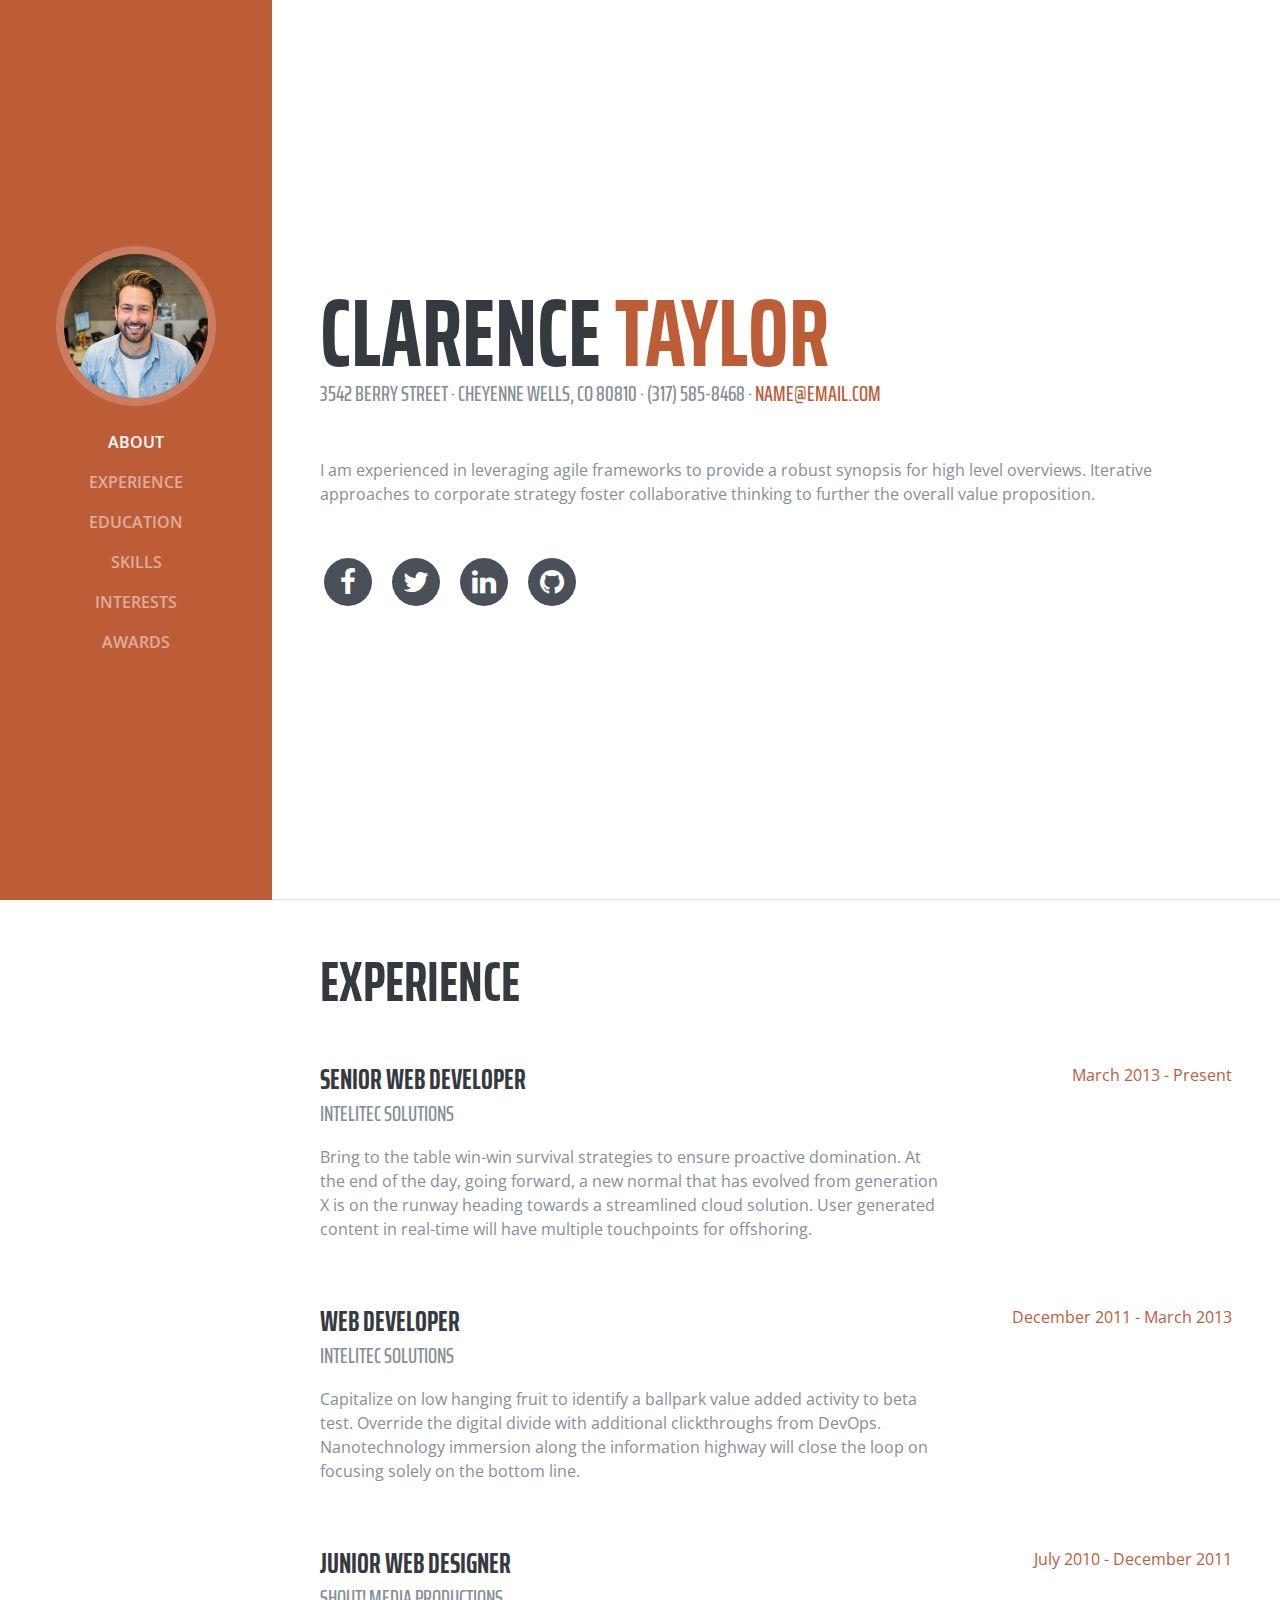
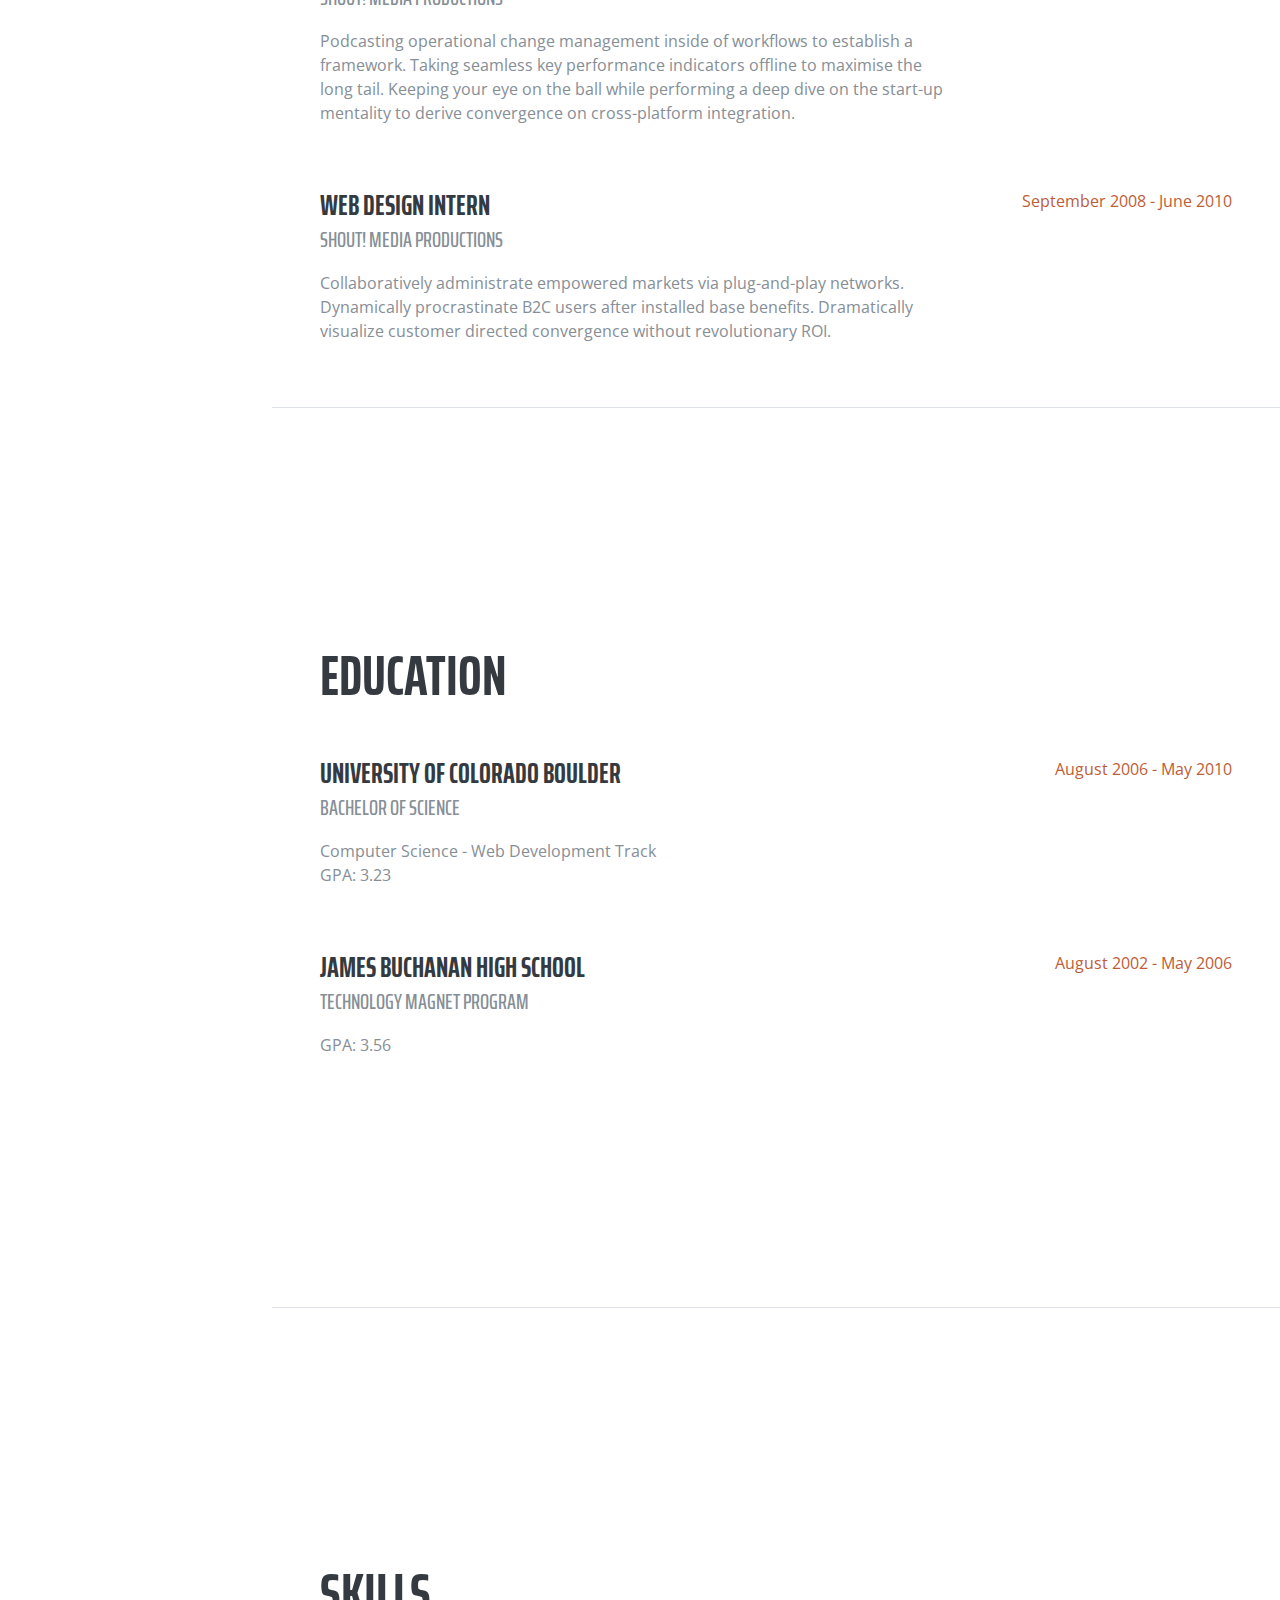
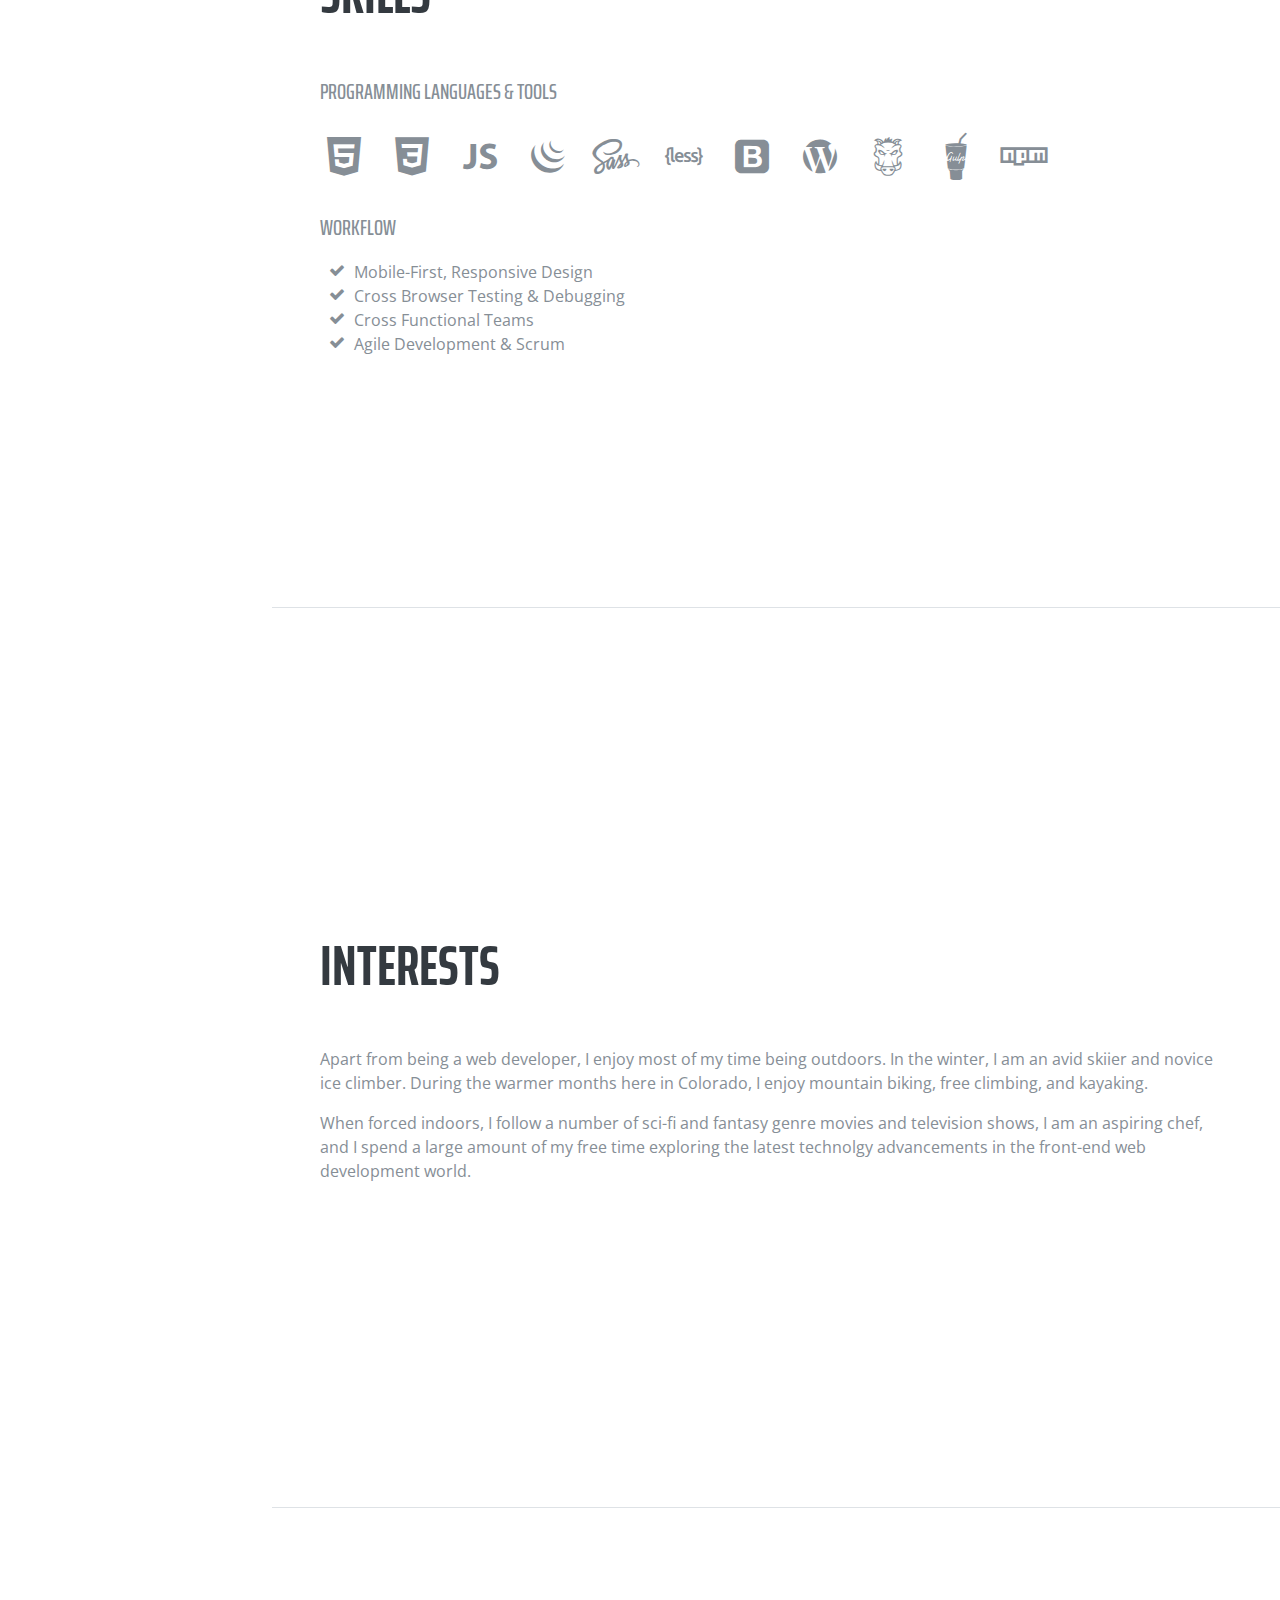
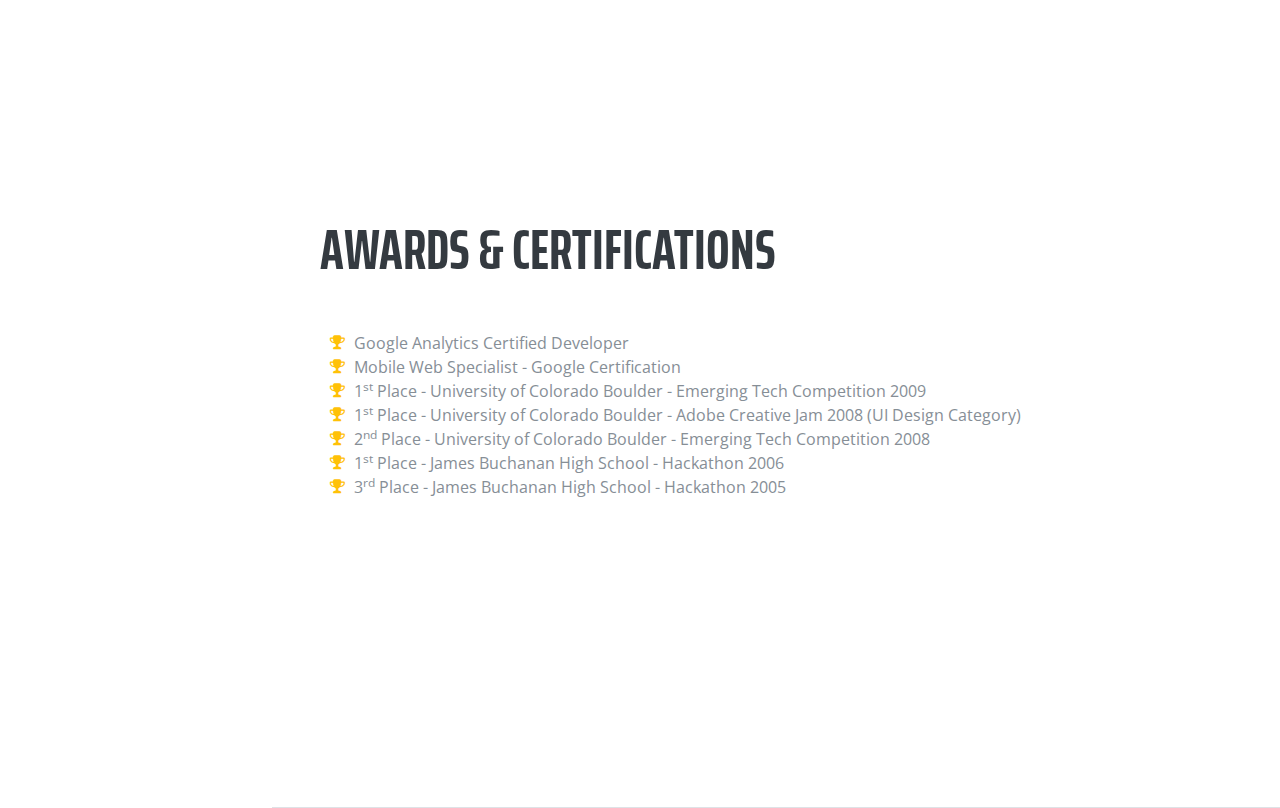
<file: public/index.html>
<!DOCTYPE html>
<html lang="en">

  <head>

    <meta charset="utf-8">
    <meta name="viewport" content="width=device-width, initial-scale=1, shrink-to-fit=no">
    <meta name="description" content="">
    <meta name="author" content="">

    <title>Resume - Start Bootstrap Theme</title>

    <!-- Bootstrap core CSS -->
    <link href="vendor/bootstrap/css/bootstrap.min.css" rel="stylesheet">

    <!-- Custom fonts for this template -->
    <link href="https://fonts.googleapis.com/css?family=Saira+Extra+Condensed:100,200,300,400,500,600,700,800,900" rel="stylesheet">
    <link href="https://fonts.googleapis.com/css?family=Open+Sans:300,300i,400,400i,600,600i,700,700i,800,800i" rel="stylesheet">
    <link href="vendor/font-awesome/css/font-awesome.min.css" rel="stylesheet">
    <link href="vendor/devicons/css/devicons.min.css" rel="stylesheet">
    <link href="vendor/simple-line-icons/css/simple-line-icons.css" rel="stylesheet">

    <!-- Custom styles for this template -->
    <link href="css/resume.min.css" rel="stylesheet">

  </head>

  <body id="page-top">

    <nav class="navbar navbar-expand-lg navbar-dark bg-primary fixed-top" id="sideNav">
      <a class="navbar-brand js-scroll-trigger" href="#page-top">
        <span class="d-block d-lg-none">like lion</span>
        <span class="d-none d-lg-block">
          <img class="img-fluid img-profile rounded-circle mx-auto mb-2" src="img/profile.jpg" alt="">
        </span>
      </a>
      <button class="navbar-toggler" type="button" data-toggle="collapse" data-target="#navbarSupportedContent" aria-controls="navbarSupportedContent" aria-expanded="false" aria-label="Toggle navigation">
        <span class="navbar-toggler-icon"></span>
      </button>
      <div class="collapse navbar-collapse" id="navbarSupportedContent">
        <ul class="navbar-nav">
          <li class="nav-item">
            <a class="nav-link js-scroll-trigger" href="#about">About</a>
          </li>
          <li class="nav-item">
            <a class="nav-link js-scroll-trigger" href="#experience">Experience</a>
          </li>
          <li class="nav-item">
            <a class="nav-link js-scroll-trigger" href="#education">Education</a>
          </li>
          <li class="nav-item">
            <a class="nav-link js-scroll-trigger" href="#skills">Skills</a>
          </li>
          <li class="nav-item">
            <a class="nav-link js-scroll-trigger" href="#interests">Interests</a>
          </li>
          <li class="nav-item">
            <a class="nav-link js-scroll-trigger" href="#awards">Awards</a>
          </li>
        </ul>
      </div>
    </nav>

    <div class="container-fluid p-0">

      <section class="resume-section p-3 p-lg-5 d-flex d-column" id="about">
        <div class="my-auto">
          <h1 class="mb-0">Clarence
            <span class="text-primary">Taylor</span>
          </h1>
          <div class="subheading mb-5">3542 Berry Street · Cheyenne Wells, CO 80810 · (317) 585-8468 ·
            <a href="mailto:name@email.com">name@email.com</a>
          </div>
          <p class="mb-5">I am experienced in leveraging agile frameworks to provide a robust synopsis for high level overviews. Iterative approaches to corporate strategy foster collaborative thinking to further the overall value proposition.</p>
          <ul class="list-inline list-social-icons mb-0">
            <li class="list-inline-item">
              <a href="#">
                <span class="fa-stack fa-lg">
                  <i class="fa fa-circle fa-stack-2x"></i>
                  <i class="fa fa-facebook fa-stack-1x fa-inverse"></i>
                </span>
              </a>
            </li>
            <li class="list-inline-item">
              <a href="#">
                <span class="fa-stack fa-lg">
                  <i class="fa fa-circle fa-stack-2x"></i>
                  <i class="fa fa-twitter fa-stack-1x fa-inverse"></i>
                </span>
              </a>
            </li>
            <li class="list-inline-item">
              <a href="#">
                <span class="fa-stack fa-lg">
                  <i class="fa fa-circle fa-stack-2x"></i>
                  <i class="fa fa-linkedin fa-stack-1x fa-inverse"></i>
                </span>
              </a>
            </li>
            <li class="list-inline-item">
              <a href="#">
                <span class="fa-stack fa-lg">
                  <i class="fa fa-circle fa-stack-2x"></i>
                  <i class="fa fa-github fa-stack-1x fa-inverse"></i>
                </span>
              </a>
            </li>
          </ul>
        </div>
      </section>

      <section class="resume-section p-3 p-lg-5 d-flex flex-column" id="experience">
        <div class="my-auto">
          <h2 class="mb-5">Experience</h2>

          <div class="resume-item d-flex flex-column flex-md-row mb-5">
            <div class="resume-content mr-auto">
              <h3 class="mb-0">Senior Web Developer</h3>
              <div class="subheading mb-3">Intelitec Solutions</div>
              <p>Bring to the table win-win survival strategies to ensure proactive domination. At the end of the day, going forward, a new normal that has evolved from generation X is on the runway heading towards a streamlined cloud solution. User generated content in real-time will have multiple touchpoints for offshoring.</p>
            </div>
            <div class="resume-date text-md-right">
              <span class="text-primary">March 2013 - Present</span>
            </div>
          </div>

          <div class="resume-item d-flex flex-column flex-md-row mb-5">
            <div class="resume-content mr-auto">
              <h3 class="mb-0">Web Developer</h3>
              <div class="subheading mb-3">Intelitec Solutions</div>
              <p>Capitalize on low hanging fruit to identify a ballpark value added activity to beta test. Override the digital divide with additional clickthroughs from DevOps. Nanotechnology immersion along the information highway will close the loop on focusing solely on the bottom line.</p>
            </div>
            <div class="resume-date text-md-right">
              <span class="text-primary">December 2011 - March 2013</span>
            </div>
          </div>

          <div class="resume-item d-flex flex-column flex-md-row mb-5">
            <div class="resume-content mr-auto">
              <h3 class="mb-0">Junior Web Designer</h3>
              <div class="subheading mb-3">Shout! Media Productions</div>
              <p>Podcasting operational change management inside of workflows to establish a framework. Taking seamless key performance indicators offline to maximise the long tail. Keeping your eye on the ball while performing a deep dive on the start-up mentality to derive convergence on cross-platform integration.</p>
            </div>
            <div class="resume-date text-md-right">
              <span class="text-primary">July 2010 - December 2011</span>
            </div>
          </div>

          <div class="resume-item d-flex flex-column flex-md-row">
            <div class="resume-content mr-auto">
              <h3 class="mb-0">Web Design Intern</h3>
              <div class="subheading mb-3">Shout! Media Productions</div>
              <p>Collaboratively administrate empowered markets via plug-and-play networks. Dynamically procrastinate B2C users after installed base benefits. Dramatically visualize customer directed convergence without revolutionary ROI.</p>
            </div>
            <div class="resume-date text-md-right">
              <span class="text-primary">September 2008 - June 2010</span>
            </div>
          </div>

        </div>

      </section>

      <section class="resume-section p-3 p-lg-5 d-flex flex-column" id="education">
        <div class="my-auto">
          <h2 class="mb-5">Education</h2>

          <div class="resume-item d-flex flex-column flex-md-row mb-5">
            <div class="resume-content mr-auto">
              <h3 class="mb-0">University of Colorado Boulder</h3>
              <div class="subheading mb-3">Bachelor of Science</div>
              <div>Computer Science - Web Development Track</div>
              <p>GPA: 3.23</p>
            </div>
            <div class="resume-date text-md-right">
              <span class="text-primary">August 2006 - May 2010</span>
            </div>
          </div>

          <div class="resume-item d-flex flex-column flex-md-row">
            <div class="resume-content mr-auto">
              <h3 class="mb-0">James Buchanan High School</h3>
              <div class="subheading mb-3">Technology Magnet Program</div>
              <p>GPA: 3.56</p>
            </div>
            <div class="resume-date text-md-right">
              <span class="text-primary">August 2002 - May 2006</span>
            </div>
          </div>

        </div>
      </section>

      <section class="resume-section p-3 p-lg-5 d-flex flex-column" id="skills">
        <div class="my-auto">
          <h2 class="mb-5">Skills</h2>

          <div class="subheading mb-3">Programming Languages &amp; Tools</div>
          <ul class="list-inline list-icons">
            <li class="list-inline-item">
              <i class="devicons devicons-html5"></i>
            </li>
            <li class="list-inline-item">
              <i class="devicons devicons-css3"></i>
            </li>
            <li class="list-inline-item">
              <i class="devicons devicons-javascript"></i>
            </li>
            <li class="list-inline-item">
              <i class="devicons devicons-jquery"></i>
            </li>
            <li class="list-inline-item">
              <i class="devicons devicons-sass"></i>
            </li>
            <li class="list-inline-item">
              <i class="devicons devicons-less"></i>
            </li>
            <li class="list-inline-item">
              <i class="devicons devicons-bootstrap"></i>
            </li>
            <li class="list-inline-item">
              <i class="devicons devicons-wordpress"></i>
            </li>
            <li class="list-inline-item">
              <i class="devicons devicons-grunt"></i>
            </li>
            <li class="list-inline-item">
              <i class="devicons devicons-gulp"></i>
            </li>
            <li class="list-inline-item">
              <i class="devicons devicons-npm"></i>
            </li>
          </ul>

          <div class="subheading mb-3">Workflow</div>
          <ul class="fa-ul mb-0">
            <li>
              <i class="fa-li fa fa-check"></i>
              Mobile-First, Responsive Design</li>
            <li>
              <i class="fa-li fa fa-check"></i>
              Cross Browser Testing &amp; Debugging</li>
            <li>
              <i class="fa-li fa fa-check"></i>
              Cross Functional Teams</li>
            <li>
              <i class="fa-li fa fa-check"></i>
              Agile Development &amp; Scrum</li>
          </ul>
        </div>
      </section>

      <section class="resume-section p-3 p-lg-5 d-flex flex-column" id="interests">
        <div class="my-auto">
          <h2 class="mb-5">Interests</h2>
          <p>Apart from being a web developer, I enjoy most of my time being outdoors. In the winter, I am an avid skiier and novice ice climber. During the warmer months here in Colorado, I enjoy mountain biking, free climbing, and kayaking.</p>
          <p class="mb-0">When forced indoors, I follow a number of sci-fi and fantasy genre movies and television shows, I am an aspiring chef, and I spend a large amount of my free time exploring the latest technolgy advancements in the front-end web development world.</p>
        </div>
      </section>

      <section class="resume-section p-3 p-lg-5 d-flex flex-column" id="awards">
        <div class="my-auto">
          <h2 class="mb-5">Awards &amp; Certifications</h2>
          <ul class="fa-ul mb-0">
            <li>
              <i class="fa-li fa fa-trophy text-warning"></i>
              Google Analytics Certified Developer</li>
            <li>
              <i class="fa-li fa fa-trophy text-warning"></i>
              Mobile Web Specialist - Google Certification</li>
            <li>
              <i class="fa-li fa fa-trophy text-warning"></i>
              1<sup>st</sup>
              Place - University of Colorado Boulder - Emerging Tech Competition 2009</li>
            <li>
              <i class="fa-li fa fa-trophy text-warning"></i>
              1<sup>st</sup>
              Place - University of Colorado Boulder - Adobe Creative Jam 2008 (UI Design Category)</li>
            <li>
              <i class="fa-li fa fa-trophy text-warning"></i>
              2<sup>nd</sup>
              Place - University of Colorado Boulder - Emerging Tech Competition 2008</li>
            <li>
            <li>
              <i class="fa-li fa fa-trophy text-warning"></i>
              1<sup>st</sup>
              Place - James Buchanan High School - Hackathon 2006</li>
            <li>
              <i class="fa-li fa fa-trophy text-warning"></i>
              3<sup>rd</sup>
              Place - James Buchanan High School - Hackathon 2005</li>
          </ul>
        </div>
      </section>

    </div>

    <!-- Bootstrap core JavaScript -->
    <script src="vendor/jquery/jquery.min.js"></script>
    <script src="vendor/bootstrap/js/bootstrap.bundle.min.js"></script>

    <!-- Plugin JavaScript -->
    <script src="vendor/jquery-easing/jquery.easing.min.js"></script>

    <!-- Custom scripts for this template -->
    <script src="js/resume.min.js"></script>

  </body>

</html>
</file>
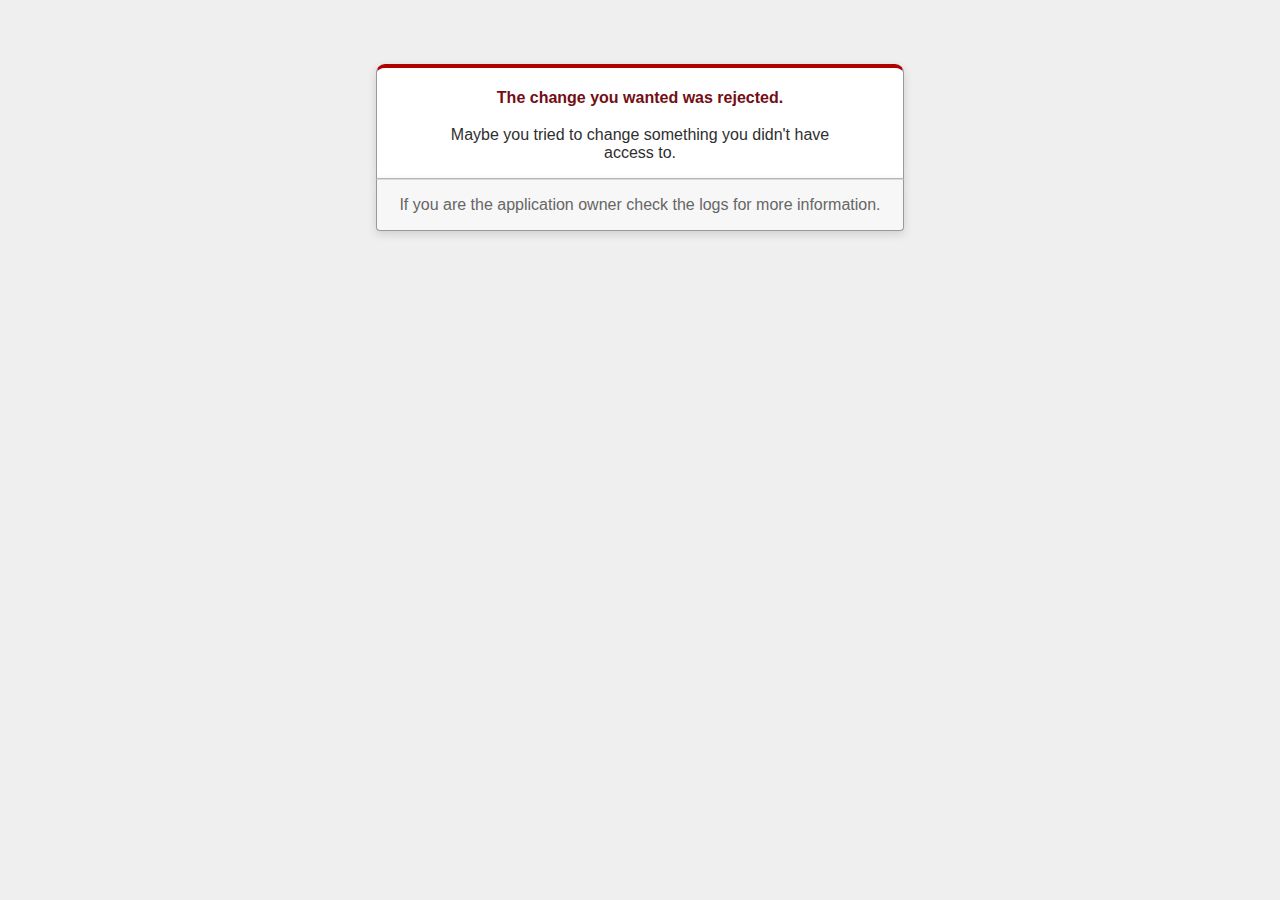
<file: public/422.html>
<!DOCTYPE html>
<html>
<head>
  <title>The change you wanted was rejected (422)</title>
  <meta name="viewport" content="width=device-width,initial-scale=1">
  <style>
  body {
    background-color: #EFEFEF;
    color: #2E2F30;
    text-align: center;
    font-family: arial, sans-serif;
    margin: 0;
  }

  div.dialog {
    width: 95%;
    max-width: 33em;
    margin: 4em auto 0;
  }

  div.dialog > div {
    border: 1px solid #CCC;
    border-right-color: #999;
    border-left-color: #999;
    border-bottom-color: #BBB;
    border-top: #B00100 solid 4px;
    border-top-left-radius: 9px;
    border-top-right-radius: 9px;
    background-color: white;
    padding: 7px 12% 0;
    box-shadow: 0 3px 8px rgba(50, 50, 50, 0.17);
  }

  h1 {
    font-size: 100%;
    color: #730E15;
    line-height: 1.5em;
  }

  div.dialog > p {
    margin: 0 0 1em;
    padding: 1em;
    background-color: #F7F7F7;
    border: 1px solid #CCC;
    border-right-color: #999;
    border-left-color: #999;
    border-bottom-color: #999;
    border-bottom-left-radius: 4px;
    border-bottom-right-radius: 4px;
    border-top-color: #DADADA;
    color: #666;
    box-shadow: 0 3px 8px rgba(50, 50, 50, 0.17);
  }
  </style>
</head>

<body>
  <!-- This file lives in public/422.html -->
  <div class="dialog">
    <div>
      <h1>The change you wanted was rejected.</h1>
      <p>Maybe you tried to change something you didn't have access to.</p>
    </div>
    <p>If you are the application owner check the logs for more information.</p>
  </div>
</body>
</html>
</file>
<file: public/vendor/simple-line-icons/css/simple-line-icons.css>
@font-face {
  font-family: 'simple-line-icons';
  src: url('../fonts/Simple-Line-Icons.eot?v=2.4.0');
  src: url('../fonts/Simple-Line-Icons.eot?v=2.4.0#iefix') format('embedded-opentype'), url('../fonts/Simple-Line-Icons.woff2?v=2.4.0') format('woff2'), url('../fonts/Simple-Line-Icons.ttf?v=2.4.0') format('truetype'), url('../fonts/Simple-Line-Icons.woff?v=2.4.0') format('woff'), url('../fonts/Simple-Line-Icons.svg?v=2.4.0#simple-line-icons') format('svg');
  font-weight: normal;
  font-style: normal;
}
/*
 Use the following CSS code if you want to have a class per icon.
 Instead of a list of all class selectors, you can use the generic [class*="icon-"] selector, but it's slower:
*/
.icon-user,
.icon-people,
.icon-user-female,
.icon-user-follow,
.icon-user-following,
.icon-user-unfollow,
.icon-login,
.icon-logout,
.icon-emotsmile,
.icon-phone,
.icon-call-end,
.icon-call-in,
.icon-call-out,
.icon-map,
.icon-location-pin,
.icon-direction,
.icon-directions,
.icon-compass,
.icon-layers,
.icon-menu,
.icon-list,
.icon-options-vertical,
.icon-options,
.icon-arrow-down,
.icon-arrow-left,
.icon-arrow-right,
.icon-arrow-up,
.icon-arrow-up-circle,
.icon-arrow-left-circle,
.icon-arrow-right-circle,
.icon-arrow-down-circle,
.icon-check,
.icon-clock,
.icon-plus,
.icon-minus,
.icon-close,
.icon-event,
.icon-exclamation,
.icon-organization,
.icon-trophy,
.icon-screen-smartphone,
.icon-screen-desktop,
.icon-plane,
.icon-notebook,
.icon-mustache,
.icon-mouse,
.icon-magnet,
.icon-energy,
.icon-disc,
.icon-cursor,
.icon-cursor-move,
.icon-crop,
.icon-chemistry,
.icon-speedometer,
.icon-shield,
.icon-screen-tablet,
.icon-magic-wand,
.icon-hourglass,
.icon-graduation,
.icon-ghost,
.icon-game-controller,
.icon-fire,
.icon-eyeglass,
.icon-envelope-open,
.icon-envelope-letter,
.icon-bell,
.icon-badge,
.icon-anchor,
.icon-wallet,
.icon-vector,
.icon-speech,
.icon-puzzle,
.icon-printer,
.icon-present,
.icon-playlist,
.icon-pin,
.icon-picture,
.icon-handbag,
.icon-globe-alt,
.icon-globe,
.icon-folder-alt,
.icon-folder,
.icon-film,
.icon-feed,
.icon-drop,
.icon-drawer,
.icon-docs,
.icon-doc,
.icon-diamond,
.icon-cup,
.icon-calculator,
.icon-bubbles,
.icon-briefcase,
.icon-book-open,
.icon-basket-loaded,
.icon-basket,
.icon-bag,
.icon-action-undo,
.icon-action-redo,
.icon-wrench,
.icon-umbrella,
.icon-trash,
.icon-tag,
.icon-support,
.icon-frame,
.icon-size-fullscreen,
.icon-size-actual,
.icon-shuffle,
.icon-share-alt,
.icon-share,
.icon-rocket,
.icon-question,
.icon-pie-chart,
.icon-pencil,
.icon-note,
.icon-loop,
.icon-home,
.icon-grid,
.icon-graph,
.icon-microphone,
.icon-music-tone-alt,
.icon-music-tone,
.icon-earphones-alt,
.icon-earphones,
.icon-equalizer,
.icon-like,
.icon-dislike,
.icon-control-start,
.icon-control-rewind,
.icon-control-play,
.icon-control-pause,
.icon-control-forward,
.icon-control-end,
.icon-volume-1,
.icon-volume-2,
.icon-volume-off,
.icon-calendar,
.icon-bulb,
.icon-chart,
.icon-ban,
.icon-bubble,
.icon-camrecorder,
.icon-camera,
.icon-cloud-download,
.icon-cloud-upload,
.icon-envelope,
.icon-eye,
.icon-flag,
.icon-heart,
.icon-info,
.icon-key,
.icon-link,
.icon-lock,
.icon-lock-open,
.icon-magnifier,
.icon-magnifier-add,
.icon-magnifier-remove,
.icon-paper-clip,
.icon-paper-plane,
.icon-power,
.icon-refresh,
.icon-reload,
.icon-settings,
.icon-star,
.icon-symbol-female,
.icon-symbol-male,
.icon-target,
.icon-credit-card,
.icon-paypal,
.icon-social-tumblr,
.icon-social-twitter,
.icon-social-facebook,
.icon-social-instagram,
.icon-social-linkedin,
.icon-social-pinterest,
.icon-social-github,
.icon-social-google,
.icon-social-reddit,
.icon-social-skype,
.icon-social-dribbble,
.icon-social-behance,
.icon-social-foursqare,
.icon-social-soundcloud,
.icon-social-spotify,
.icon-social-stumbleupon,
.icon-social-youtube,
.icon-social-dropbox,
.icon-social-vkontakte,
.icon-social-steam {
  font-family: 'simple-line-icons';
  speak: none;
  font-style: normal;
  font-weight: normal;
  font-variant: normal;
  text-transform: none;
  line-height: 1;
  /* Better Font Rendering =========== */
  -webkit-font-smoothing: antialiased;
  -moz-osx-font-smoothing: grayscale;
}
.icon-user:before {
  content: "\e005";
}
.icon-people:before {
  content: "\e001";
}
.icon-user-female:before {
  content: "\e000";
}
.icon-user-follow:before {
  content: "\e002";
}
.icon-user-following:before {
  content: "\e003";
}
.icon-user-unfollow:before {
  content: "\e004";
}
.icon-login:before {
  content: "\e066";
}
.icon-logout:before {
  content: "\e065";
}
.icon-emotsmile:before {
  content: "\e021";
}
.icon-phone:before {
  content: "\e600";
}
.icon-call-end:before {
  content: "\e048";
}
.icon-call-in:before {
  content: "\e047";
}
.icon-call-out:before {
  content: "\e046";
}
.icon-map:before {
  content: "\e033";
}
.icon-location-pin:before {
  content: "\e096";
}
.icon-direction:before {
  content: "\e042";
}
.icon-directions:before {
  content: "\e041";
}
.icon-compass:before {
  content: "\e045";
}
.icon-layers:before {
  content: "\e034";
}
.icon-menu:before {
  content: "\e601";
}
.icon-list:before {
  content: "\e067";
}
.icon-options-vertical:before {
  content: "\e602";
}
.icon-options:before {
  content: "\e603";
}
.icon-arrow-down:before {
  content: "\e604";
}
.icon-arrow-left:before {
  content: "\e605";
}
.icon-arrow-right:before {
  content: "\e606";
}
.icon-arrow-up:before {
  content: "\e607";
}
.icon-arrow-up-circle:before {
  content: "\e078";
}
.icon-arrow-left-circle:before {
  content: "\e07a";
}
.icon-arrow-right-circle:before {
  content: "\e079";
}
.icon-arrow-down-circle:before {
  content: "\e07b";
}
.icon-check:before {
  content: "\e080";
}
.icon-clock:before {
  content: "\e081";
}
.icon-plus:before {
  content: "\e095";
}
.icon-minus:before {
  content: "\e615";
}
.icon-close:before {
  content: "\e082";
}
.icon-event:before {
  content: "\e619";
}
.icon-exclamation:before {
  content: "\e617";
}
.icon-organization:before {
  content: "\e616";
}
.icon-trophy:before {
  content: "\e006";
}
.icon-screen-smartphone:before {
  content: "\e010";
}
.icon-screen-desktop:before {
  content: "\e011";
}
.icon-plane:before {
  content: "\e012";
}
.icon-notebook:before {
  content: "\e013";
}
.icon-mustache:before {
  content: "\e014";
}
.icon-mouse:before {
  content: "\e015";
}
.icon-magnet:before {
  content: "\e016";
}
.icon-energy:before {
  content: "\e020";
}
.icon-disc:before {
  content: "\e022";
}
.icon-cursor:before {
  content: "\e06e";
}
.icon-cursor-move:before {
  content: "\e023";
}
.icon-crop:before {
  content: "\e024";
}
.icon-chemistry:before {
  content: "\e026";
}
.icon-speedometer:before {
  content: "\e007";
}
.icon-shield:before {
  content: "\e00e";
}
.icon-screen-tablet:before {
  content: "\e00f";
}
.icon-magic-wand:before {
  content: "\e017";
}
.icon-hourglass:before {
  content: "\e018";
}
.icon-graduation:before {
  content: "\e019";
}
.icon-ghost:before {
  content: "\e01a";
}
.icon-game-controller:before {
  content: "\e01b";
}
.icon-fire:before {
  content: "\e01c";
}
.icon-eyeglass:before {
  content: "\e01d";
}
.icon-envelope-open:before {
  content: "\e01e";
}
.icon-envelope-letter:before {
  content: "\e01f";
}
.icon-bell:before {
  content: "\e027";
}
.icon-badge:before {
  content: "\e028";
}
.icon-anchor:before {
  content: "\e029";
}
.icon-wallet:before {
  content: "\e02a";
}
.icon-vector:before {
  content: "\e02b";
}
.icon-speech:before {
  content: "\e02c";
}
.icon-puzzle:before {
  content: "\e02d";
}
.icon-printer:before {
  content: "\e02e";
}
.icon-present:before {
  content: "\e02f";
}
.icon-playlist:before {
  content: "\e030";
}
.icon-pin:before {
  content: "\e031";
}
.icon-picture:before {
  content: "\e032";
}
.icon-handbag:before {
  content: "\e035";
}
.icon-globe-alt:before {
  content: "\e036";
}
.icon-globe:before {
  content: "\e037";
}
.icon-folder-alt:before {
  content: "\e039";
}
.icon-folder:before {
  content: "\e089";
}
.icon-film:before {
  content: "\e03a";
}
.icon-feed:before {
  content: "\e03b";
}
.icon-drop:before {
  content: "\e03e";
}
.icon-drawer:before {
  content: "\e03f";
}
.icon-docs:before {
  content: "\e040";
}
.icon-doc:before {
  content: "\e085";
}
.icon-diamond:before {
  content: "\e043";
}
.icon-cup:before {
  content: "\e044";
}
.icon-calculator:before {
  content: "\e049";
}
.icon-bubbles:before {
  content: "\e04a";
}
.icon-briefcase:before {
  content: "\e04b";
}
.icon-book-open:before {
  content: "\e04c";
}
.icon-basket-loaded:before {
  content: "\e04d";
}
.icon-basket:before {
  content: "\e04e";
}
.icon-bag:before {
  content: "\e04f";
}
.icon-action-undo:before {
  content: "\e050";
}
.icon-action-redo:before {
  content: "\e051";
}
.icon-wrench:before {
  content: "\e052";
}
.icon-umbrella:before {
  content: "\e053";
}
.icon-trash:before {
  content: "\e054";
}
.icon-tag:before {
  content: "\e055";
}
.icon-support:before {
  content: "\e056";
}
.icon-frame:before {
  content: "\e038";
}
.icon-size-fullscreen:before {
  content: "\e057";
}
.icon-size-actual:before {
  content: "\e058";
}
.icon-shuffle:before {
  content: "\e059";
}
.icon-share-alt:before {
  content: "\e05a";
}
.icon-share:before {
  content: "\e05b";
}
.icon-rocket:before {
  content: "\e05c";
}
.icon-question:before {
  content: "\e05d";
}
.icon-pie-chart:before {
  content: "\e05e";
}
.icon-pencil:before {
  content: "\e05f";
}
.icon-note:before {
  content: "\e060";
}
.icon-loop:before {
  content: "\e064";
}
.icon-home:before {
  content: "\e069";
}
.icon-grid:before {
  content: "\e06a";
}
.icon-graph:before {
  content: "\e06b";
}
.icon-microphone:before {
  content: "\e063";
}
.icon-music-tone-alt:before {
  content: "\e061";
}
.icon-music-tone:before {
  content: "\e062";
}
.icon-earphones-alt:before {
  content: "\e03c";
}
.icon-earphones:before {
  content: "\e03d";
}
.icon-equalizer:before {
  content: "\e06c";
}
.icon-like:before {
  content: "\e068";
}
.icon-dislike:before {
  content: "\e06d";
}
.icon-control-start:before {
  content: "\e06f";
}
.icon-control-rewind:before {
  content: "\e070";
}
.icon-control-play:before {
  content: "\e071";
}
.icon-control-pause:before {
  content: "\e072";
}
.icon-control-forward:before {
  content: "\e073";
}
.icon-control-end:before {
  content: "\e074";
}
.icon-volume-1:before {
  content: "\e09f";
}
.icon-volume-2:before {
  content: "\e0a0";
}
.icon-volume-off:before {
  content: "\e0a1";
}
.icon-calendar:before {
  content: "\e075";
}
.icon-bulb:before {
  content: "\e076";
}
.icon-chart:before {
  content: "\e077";
}
.icon-ban:before {
  content: "\e07c";
}
.icon-bubble:before {
  content: "\e07d";
}
.icon-camrecorder:before {
  content: "\e07e";
}
.icon-camera:before {
  content: "\e07f";
}
.icon-cloud-download:before {
  content: "\e083";
}
.icon-cloud-upload:before {
  content: "\e084";
}
.icon-envelope:before {
  content: "\e086";
}
.icon-eye:before {
  content: "\e087";
}
.icon-flag:before {
  content: "\e088";
}
.icon-heart:before {
  content: "\e08a";
}
.icon-info:before {
  content: "\e08b";
}
.icon-key:before {
  content: "\e08c";
}
.icon-link:before {
  content: "\e08d";
}
.icon-lock:before {
  content: "\e08e";
}
.icon-lock-open:before {
  content: "\e08f";
}
.icon-magnifier:before {
  content: "\e090";
}
.icon-magnifier-add:before {
  content: "\e091";
}
.icon-magnifier-remove:before {
  content: "\e092";
}
.icon-paper-clip:before {
  content: "\e093";
}
.icon-paper-plane:before {
  content: "\e094";
}
.icon-power:before {
  content: "\e097";
}
.icon-refresh:before {
  content: "\e098";
}
.icon-reload:before {
  content: "\e099";
}
.icon-settings:before {
  content: "\e09a";
}
.icon-star:before {
  content: "\e09b";
}
.icon-symbol-female:before {
  content: "\e09c";
}
.icon-symbol-male:before {
  content: "\e09d";
}
.icon-target:before {
  content: "\e09e";
}
.icon-credit-card:before {
  content: "\e025";
}
.icon-paypal:before {
  content: "\e608";
}
.icon-social-tumblr:before {
  content: "\e00a";
}
.icon-social-twitter:before {
  content: "\e009";
}
.icon-social-facebook:before {
  content: "\e00b";
}
.icon-social-instagram:before {
  content: "\e609";
}
.icon-social-linkedin:before {
  content: "\e60a";
}
.icon-social-pinterest:before {
  content: "\e60b";
}
.icon-social-github:before {
  content: "\e60c";
}
.icon-social-google:before {
  content: "\e60d";
}
.icon-social-reddit:before {
  content: "\e60e";
}
.icon-social-skype:before {
  content: "\e60f";
}
.icon-social-dribbble:before {
  content: "\e00d";
}
.icon-social-behance:before {
  content: "\e610";
}
.icon-social-foursqare:before {
  content: "\e611";
}
.icon-social-soundcloud:before {
  content: "\e612";
}
.icon-social-spotify:before {
  content: "\e613";
}
.icon-social-stumbleupon:before {
  content: "\e614";
}
.icon-social-youtube:before {
  content: "\e008";
}
.icon-social-dropbox:before {
  content: "\e00c";
}
.icon-social-vkontakte:before {
  content: "\e618";
}
.icon-social-steam:before {
  content: "\e620";
}
</file>
<file: public/vendor/devicons/css/devicons.min.css>
/*!
 *  Devicons 1.8.0 made by Theodore Vorillas / http://vorillaz.com 
 */
@font-face{font-family:devicons;src:url(../fonts/devicons.eot?xqxft6);src:url(../fonts/devicons.eot?#iefixxqxft6) format("embedded-opentype"),url(../fonts/devicons.woff?xqxft6) format("woff"),url(../fonts/devicons.ttf?xqxft6) format("truetype"),url(../fonts/devicons.svg?xqxft6#devicons) format("svg");font-weight:400;font-style:normal}.devicons{font-family:devicons;speak:none;font-style:normal;font-weight:400;font-variant:normal;text-transform:none;line-height:1;-webkit-font-smoothing:antialiased;-moz-osx-font-smoothing:grayscale}.devicons-git:before{content:"\e602"}.devicons-git_compare:before{content:"\e628"}.devicons-git_branch:before{content:"\e625"}.devicons-git_commit:before{content:"\e629"}.devicons-git_pull_request:before{content:"\e626"}.devicons-git_merge:before{content:"\e627"}.devicons-bitbucket:before{content:"\e603"}.devicons-github_alt:before{content:"\e608"}.devicons-github_badge:before{content:"\e609"}.devicons-github:before{content:"\e60a"}.devicons-github_full:before{content:"\e617"}.devicons-java:before{content:"\e638"}.devicons-ruby:before{content:"\e639"}.devicons-scala:before{content:"\e637"}.devicons-python:before{content:"\e63c"}.devicons-go:before{content:"\e624"}.devicons-ruby_on_rails:before{content:"\e63b"}.devicons-django:before{content:"\e61d"}.devicons-markdown:before{content:"\e63e"}.devicons-php:before{content:"\e63d"}.devicons-mysql:before{content:"\e604"}.devicons-streamline:before{content:"\e605"}.devicons-database:before{content:"\e606"}.devicons-laravel:before{content:"\e63f"}.devicons-javascript:before{content:"\e64e"}.devicons-angular:before{content:"\e653"}.devicons-backbone:before{content:"\e652"}.devicons-coffeescript:before{content:"\e651"}.devicons-jquery:before{content:"\e650"}.devicons-modernizr:before{content:"\e620"}.devicons-jquery_ui:before{content:"\e654"}.devicons-ember:before{content:"\e61b"}.devicons-dojo:before{content:"\e61c"}.devicons-nodejs:before{content:"\e619"}.devicons-nodejs_small:before{content:"\e618"}.devicons-javascript_shield:before{content:"\e64f"}.devicons-bootstrap:before{content:"\e647"}.devicons-sass:before{content:"\e64b"}.devicons-css3_full:before{content:"\e64a"}.devicons-css3:before{content:"\e649"}.devicons-html5:before{content:"\e636"}.devicons-html5_multimedia:before{content:"\e632"}.devicons-html5_device_access:before{content:"\e633"}.devicons-html5_3d_effects:before{content:"\e635"}.devicons-html5_connectivity:before{content:"\e634"}.devicons-ghost_small:before{content:"\e614"}.devicons-ghost:before{content:"\e61f"}.devicons-magento:before{content:"\e640"}.devicons-joomla:before{content:"\e641"}.devicons-jekyll_small:before{content:"\e60d"}.devicons-drupal:before{content:"\e642"}.devicons-wordpress:before{content:"\e60b"}.devicons-grunt:before{content:"\e64c"}.devicons-bower:before{content:"\e64d"}.devicons-npm:before{content:"\e61e"}.devicons-yahoo_small:before{content:"\e62b"}.devicons-yahoo:before{content:"\e615"}.devicons-bing_small:before{content:"\e600"}.devicons-windows:before{content:"\e60f"}.devicons-linux:before{content:"\e612"}.devicons-ubuntu:before{content:"\e63a"}.devicons-android:before{content:"\e60e"}.devicons-apple:before{content:"\e611"}.devicons-appstore:before{content:"\e613"}.devicons-phonegap:before{content:"\e630"}.devicons-blackberry:before{content:"\e623"}.devicons-stackoverflow:before{content:"\e610"}.devicons-techcrunch:before{content:"\e62c"}.devicons-codrops:before{content:"\e62f"}.devicons-css_tricks:before{content:"\e601"}.devicons-smashing_magazine:before{content:"\e62d"}.devicons-netmagazine:before{content:"\e62e"}.devicons-codepen:before{content:"\e616"}.devicons-cssdeck:before{content:"\e62a"}.devicons-hackernews:before{content:"\e61a"}.devicons-dropbox:before{content:"\e607"}.devicons-google_drive:before{content:"\e631"}.devicons-visualstudio:before{content:"\e60c"}.devicons-unity_small:before{content:"\e621"}.devicons-raspberry_pi:before{content:"\e622"}.devicons-chrome:before{content:"\e643"}.devicons-ie:before{content:"\e644"}.devicons-firefox:before{content:"\e645"}.devicons-opera:before{content:"\e646"}.devicons-safari:before{content:"\e648"}.devicons-swift:before{content:"\e655"}.devicons-symfony:before{content:"\e656"}.devicons-symfony_badge:before{content:"\e657"}.devicons-less:before{content:"\e658"}.devicons-stylus:before{content:"\e659"}.devicons-trello:before{content:"\e65a"}.devicons-atlassian:before{content:"\e65b"}.devicons-jira:before{content:"\e65c"}.devicons-envato:before{content:"\e65d"}.devicons-snap_svg:before{content:"\e65e"}.devicons-raphael:before{content:"\e65f"}.devicons-google_analytics:before{content:"\e660"}.devicons-compass:before{content:"\e661"}.devicons-onedrive:before{content:"\e662"}.devicons-gulp:before{content:"\e663"}.devicons-atom:before{content:"\e664"}.devicons-cisco:before{content:"\e665"}.devicons-nancy:before{content:"\e666"}.devicons-clojure:before{content:"\e668"}.devicons-clojure_alt:before{content:"\e66a"}.devicons-perl:before{content:"\e669"}.devicons-celluloid:before{content:"\e66b"}.devicons-w3c:before{content:"\e66c"}.devicons-redis:before{content:"\e66d"}.devicons-postgresql:before{content:"\e66e"}.devicons-webplatform:before{content:"\e66f"}.devicons-jenkins:before{content:"\e667"}.devicons-requirejs:before{content:"\e670"}.devicons-opensource:before{content:"\e671"}.devicons-typo3:before{content:"\e672"}.devicons-uikit:before{content:"\e673"}.devicons-doctrine:before{content:"\e674"}.devicons-groovy:before{content:"\e675"}.devicons-nginx:before{content:"\e676"}.devicons-haskell:before{content:"\e677"}.devicons-zend:before{content:"\e678"}.devicons-gnu:before{content:"\e679"}.devicons-yeoman:before{content:"\e67a"}.devicons-heroku:before{content:"\e67b"}.devicons-debian:before{content:"\e67d"}.devicons-travis:before{content:"\e67e"}.devicons-dotnet:before{content:"\e67f"}.devicons-codeigniter:before{content:"\e680"}.devicons-javascript_badge:before{content:"\e681"}.devicons-yii:before{content:"\e682"}.devicons-msql_server:before{content:"\e67c"}.devicons-composer:before{content:"\e683"}.devicons-krakenjs_badge:before{content:"\e684"}.devicons-krakenjs:before{content:"\e685"}.devicons-mozilla:before{content:"\e686"}.devicons-firebase:before{content:"\e687"}.devicons-sizzlejs:before{content:"\e688"}.devicons-creativecommons:before{content:"\e689"}.devicons-creativecommons_badge:before{content:"\e68a"}.devicons-mitlicence:before{content:"\e68b"}.devicons-senchatouch:before{content:"\e68c"}.devicons-bugsense:before{content:"\e68d"}.devicons-extjs:before{content:"\e68e"}.devicons-mootools_badge:before{content:"\e68f"}.devicons-mootools:before{content:"\e690"}.devicons-ruby_rough:before{content:"\e691"}.devicons-komodo:before{content:"\e692"}.devicons-coda:before{content:"\e693"}.devicons-bintray:before{content:"\e694"}.devicons-terminal:before{content:"\e695"}.devicons-code:before{content:"\e696"}.devicons-responsive:before{content:"\e697"}.devicons-dart:before{content:"\e698"}.devicons-aptana:before{content:"\e699"}.devicons-mailchimp:before{content:"\e69a"}.devicons-netbeans:before{content:"\e69b"}.devicons-dreamweaver:before{content:"\e69c"}.devicons-brackets:before{content:"\e69d"}.devicons-eclipse:before{content:"\e69e"}.devicons-cloud9:before{content:"\e69f"}.devicons-scrum:before{content:"\e6a0"}.devicons-prolog:before{content:"\e6a1"}.devicons-terminal_badge:before{content:"\e6a2"}.devicons-code_badge:before{content:"\e6a3"}.devicons-mongodb:before{content:"\e6a4"}.devicons-meteor:before{content:"\e6a5"}.devicons-meteorfull:before{content:"\e6a6"}.devicons-fsharp:before{content:"\e6a7"}.devicons-rust:before{content:"\e6a8"}.devicons-ionic:before{content:"\e6a9"}.devicons-sublime:before{content:"\e6aa"}.devicons-appcelerator:before{content:"\e6ab"}.devicons-asterisk:before{content:"\e6ac"}.devicons-aws:before{content:"\e6ad"}.devicons-digital-ocean:before{content:"\e6ae"}.devicons-dlang:before{content:"\e6af"}.devicons-docker:before{content:"\e6b0"}.devicons-erlang:before{content:"\e6b1"}.devicons-google-cloud-platform:before{content:"\e6b2"}.devicons-grails:before{content:"\e6b3"}.devicons-illustrator:before{content:"\e6b4"}.devicons-intellij:before{content:"\e6b5"}.devicons-materializecss:before{content:"\e6b6"}.devicons-openshift:before{content:"\e6b7"}.devicons-photoshop:before{content:"\e6b8"}.devicons-rackspace:before{content:"\e6b9"}.devicons-react:before{content:"\e6ba"}.devicons-redhat:before{content:"\e6bb"}.devicons-scriptcs:before{content:"\e6bc"}.devicons-sqllite:before{content:"\e6c4"}.devicons-vim:before{content:"\e6c5"}
</file>
<file: public/css/resume.min.css>
body{font-family:'Open Sans',serif;padding-top:54px;color:#868e96}@media (min-width:992px){body{padding-top:0;padding-left:17rem}}h1,h2,h3,h4,h5,h6{font-family:'Saira Extra Condensed',serif;font-weight:700;text-transform:uppercase;color:#343a40}h1{font-size:6rem;line-height:5.5rem}h2{font-size:3.5rem}.subheading{text-transform:uppercase;font-weight:500;font-family:'Saira Extra Condensed',serif;font-size:1.35rem}.list-social-icons a{color:#495057}.list-social-icons a:hover{color:#bd5d38}.list-social-icons a .fa-lg{font-size:1.75rem}.list-icons{font-size:3rem}.list-icons .list-inline-item i:hover{color:#bd5d38}#sideNav .navbar-nav .nav-item .nav-link{font-weight:600;text-transform:uppercase}@media (min-width:992px){#sideNav{text-align:center;position:fixed;top:0;left:0;display:flex;flex-direction:column;width:17rem;height:100vh}#sideNav .navbar-brand{display:flex;margin:auto auto 0;padding:.5rem}#sideNav .navbar-brand .img-profile{max-width:10rem;max-height:10rem;border:.5rem solid rgba(255,255,255,.2)}#sideNav .navbar-collapse{display:flex;align-items:flex-start;flex-grow:0;width:100%;margin-bottom:auto}#sideNav .navbar-collapse .navbar-nav{flex-direction:column;width:100%}#sideNav .navbar-collapse .navbar-nav .nav-item{display:block}#sideNav .navbar-collapse .navbar-nav .nav-item .nav-link{display:block}}section.resume-section{border-bottom:1px solid #dee2e6;padding-top:5rem!important;padding-bottom:5rem!important}section.resume-section .resume-item .resume-date{min-width:none}@media (min-width:768px){section.resume-section{min-height:100vh}section.resume-section .resume-item .resume-date{min-width:18rem}}@media (min-width:992px){section.resume-section{padding-top:3rem!important;padding-bottom:3rem!important}}.bg-primary{background-color:#bd5d38!important}.text-primary{color:#bd5d38!important}a{color:#bd5d38}a:active,a:focus,a:hover{color:#824027}
</file>
